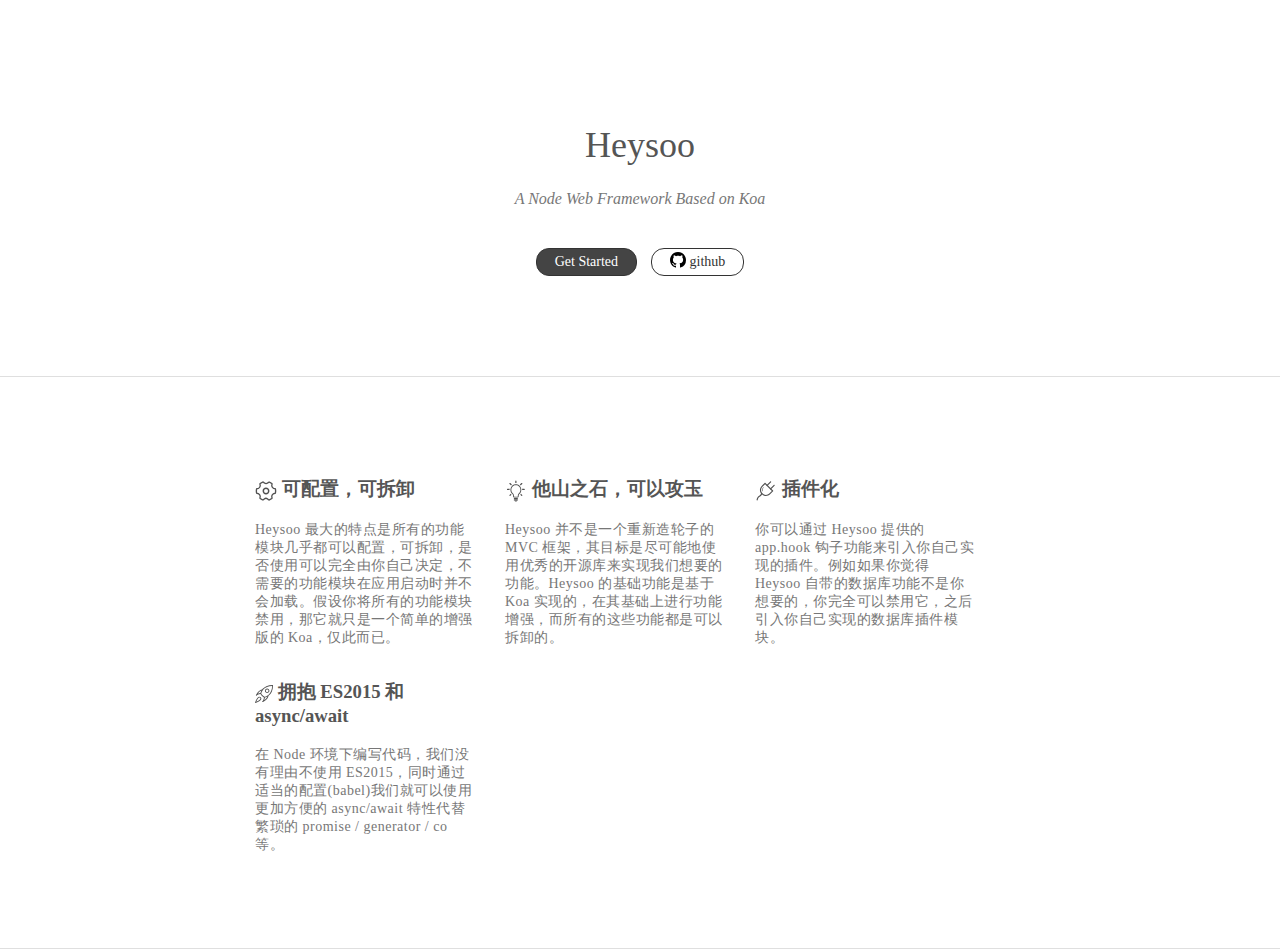
<file: index.html>
<!DOCTYPE html>
<html>
    <head>
      <meta charset="utf-8">
      <meta name="viewport" content="user-scalable=no, initial-scale=1, maximum-scale=1, minimum-scale=1, width=device-width">
      <title>Heysoo</title>
    </head>
    <style>
      html, body {
        font-family: 'Microsoft Yahei';
        color: #555;
      }
      .block {
        padding: 100px 0;
        border-bottom: 1px solid #dfdfdf;
      }
      .brief {
        text-align: center;
      }
      .brief .title {
        font-weight: normal;
        font-size: 36px;
      }
      .brief .description {
        color: #777;
        font-style: italic;
        margin-bottom: 40px;
      }
      .brief .github.button svg {
        width: 16px;
        height: 16px;
        margin: 0;
        padding: 0;
        display: inline-block;
        vertical-align: text-bottom;
        margin-bottom: 1px;
      }
      .features {
        width: 100%;
        max-width: 100%;
        padding: 80px 240px;
        box-sizing: border-box;
      }
      .features::after {
        content: '.';
        clear: both;
        display: block;
        height: 0;
        visibility: hidden;
      }
      .features .feature {
        display: inline-block;
        width: 25%;
        min-width: 250px;
        float: left;
        padding: 0 15px;
        box-sizing: border-box;
      }
      .features .feature .description {
        font-size: 14px;
        color: #777;
        letter-spacing: .5px;
      }
    </style>
    <link rel="stylesheet" href="./style/page.css">
    <body>
      <div class="block brief">
        <h1 class="title">Heysoo</h1>
        <p class="description">A Node Web Framework Based on Koa</p>
        <a class="button dark get-started" href="./doc.html">Get Started</a>
        <a class="button github" href="https://github.com/Hishengs/heysoo" target="_blank">
          <svg aria-hidden="true" class="octicon octicon-mark-github" height="32" version="1.1" viewBox="0 0 16 16" width="32"><path fill-rule="evenodd" d="M8 0C3.58 0 0 3.58 0 8c0 3.54 2.29 6.53 5.47 7.59.4.07.55-.17.55-.38 0-.19-.01-.82-.01-1.49-2.01.37-2.53-.49-2.69-.94-.09-.23-.48-.94-.82-1.13-.28-.15-.68-.52-.01-.53.63-.01 1.08.58 1.23.82.72 1.21 1.87.87 2.33.66.07-.52.28-.87.51-1.07-1.78-.2-3.64-.89-3.64-3.95 0-.87.31-1.59.82-2.15-.08-.2-.36-1.02.08-2.12 0 0 .67-.21 2.2.82.64-.18 1.32-.27 2-.27.68 0 1.36.09 2 .27 1.53-1.04 2.2-.82 2.2-.82.44 1.1.16 1.92.08 2.12.51.56.82 1.27.82 2.15 0 3.07-1.87 3.75-3.65 3.95.29.25.54.73.54 1.48 0 1.07-.01 1.93-.01 2.2 0 .21.15.46.55.38A8.013 8.013 0 0 0 16 8c0-4.42-3.58-8-8-8z"></path></svg>
          github
        </a>
      </div>
      <div class="block features">
        <div class="feature">
          <h3 class="title"><svg t="1517075302816" class="icon" style="width: 1em; height: 1em; vertical-align: middle; fill: currentcolor; overflow: hidden; font-size: 22px;" viewBox="0 0 1024 1024" version="1.1" xmlns="http://www.w3.org/2000/svg" p-id="3885" data-spm-anchor-id="a313x.7781069.0.i6"><path d="M655.872 960a61.952 61.952 0 0 1-45.376-19.136c-14.912-16.192-62.272-58.24-100.992-58.24-38.464 0-86.528 42.304-100.352 57.216a62.144 62.144 0 0 1-68.224 14.144l-1.28-0.576-117.76-65.088-1.088-0.832a55.552 55.552 0 0 1-18.944-67.52c0.064-0.192 10.816-24.768 10.816-47.168 0-67.968-56-123.392-124.8-123.392h-4.16l-0.768 0.064c-19.712 0-35.776-17.344-40.896-44.096C41.6 603.264 32 552.448 32 512.384c0-40 9.6-90.88 10.048-92.992 5.184-27.136 21.568-44.48 41.664-44.096h4.16c68.8 0 124.8-55.296 124.8-123.328 0-22.4-10.752-46.976-10.88-47.232a55.424 55.424 0 0 1 19.136-67.456l1.216-0.832 124.224-67.456 1.344-0.576a63.36 63.36 0 0 1 67.968 13.952c14.656 15.232 61.184 54.784 98.816 54.784 37.312 0 83.52-38.784 98.112-53.76a63.616 63.616 0 0 1 68.032-13.376l1.28 0.576 120 65.92 1.216 0.832a55.424 55.424 0 0 1 19.072 67.456c-0.128 0.192-10.88 24.768-10.88 47.168 0 67.968 56 123.328 124.8 123.328h4.16c19.968-0.384 36.416 17.024 41.6 44.096 0.512 2.112 10.112 52.992 10.112 92.992 0 40.064-9.6 90.88-10.048 92.992-5.184 27.136-21.632 44.48-41.6 44.032h-4.16c-68.8 0-124.8 55.36-124.8 123.392 0 22.464 10.752 46.976 10.88 47.232a55.36 55.36 0 0 1-19.072 67.392l-1.28 0.896-122.048 66.688-1.344 0.512a56.32 56.32 0 0 1-22.656 4.48z m-6.016-64.832a8.192 8.192 0 0 0 3.648 0.96h0.192l112.128-61.056c-2.688-6.208-15.04-36.16-15.04-67.584 0-93.76 75.008-170.56 169.024-175.296 1.344-7.36 8.704-48.832 8.704-79.808s-7.296-72.384-8.704-79.744c-94.016-4.864-169.024-81.664-169.024-175.36 0-31.424 12.416-61.44 15.104-67.648l-110.4-60.352h-0.448a8.448 8.448 0 0 0-4.16 1.088 309.12 309.12 0 0 1-40.832 33.728c-33.984 23.552-66.176 35.456-95.552 35.456-29.76 0-62.144-12.16-96.384-36.16a312.064 312.064 0 0 1-41.024-34.432 9.088 9.088 0 0 0-4.224-1.024H372.48l-114.304 61.76c2.752 6.272 15.104 36.288 15.104 67.584 0 93.696-75.008 170.496-169.024 175.36-1.408 7.36-8.704 48.704-8.704 79.744s7.36 72.384 8.704 79.744c94.016 4.8 169.024 81.6 169.024 175.36 0 31.424-12.48 61.632-15.104 67.712l108.16 59.52h0.256a8 8 0 0 0 3.584-0.896c2.048-2.112 18.176-19.008 41.408-35.776 34.688-25.088 67.648-37.76 97.92-37.76 30.656 0 63.872 12.928 98.752 38.464 23.36 17.152 39.616 34.24 41.6 36.416z m-137.984-223.104c-88.32 0-160.192-71.68-160.192-159.808s71.872-159.744 160.192-159.744c88.384 0 160.256 71.616 160.256 159.744s-71.872 159.808-160.256 159.808z m0-255.744a96 96 0 0 0 0 191.808 95.936 95.936 0 0 0 0-191.808z" p-id="3886" fill="#515151" data-spm-anchor-id="a313x.7781069.0.i5" class="selected"></path></svg> 可配置，可拆卸</h3>
          <p class="description">
            Heysoo 最大的特点是所有的功能模块几乎都可以配置，可拆卸，是否使用可以完全由你自己决定，不需要的功能模块在应用启动时并不会加载。假设你将所有的功能模块禁用，那它就只是一个简单的增强版的 Koa，仅此而已。
          </p>
        </div>
        <div class="feature">
          <h3 class="title"><svg t="1517075594440" class="icon" style="width: 1em; height: 1em;vertical-align: middle;fill: currentColor;overflow: hidden; font-size: 22px;" viewBox="0 0 1024 1024" version="1.1" xmlns="http://www.w3.org/2000/svg" p-id="6682"><path d="M281.674 253.424c11.553-14.585 24.288-28.14 38.208-40.267l-68.978-69.013c-10.828-10.867-28.404-10.867-39.275 0-10.831 10.831-10.831 28.404 0 39.235l70.046 70.043zM506.013 142.469c0.268 0 0.494 0 0.802 0 9.109 0 18.109 0.571 26.955 1.487l0-93.986c0-15.327-12.432-27.757-27.76-27.757s-27.721 12.429-27.721 27.757l0 93.968c8.846-0.895 17.842-1.469 26.956-1.469 0.27 0 0.534 0 0.762 0zM730.414 253.388l69.971-70.007c10.866-10.831 10.866-28.404 0-39.235-10.794-10.867-28.405-10.867-39.277 0l-69.018 69.013c13.958 12.123 26.695 25.664 38.324 40.227zM213.494 450.225c0-13.403 1.07-26.519 2.633-39.483l-98.682 0c-15.289 0-27.722 12.432-27.722 27.757 0 15.328 12.434 27.757 27.722 27.757l96.393 0c-0.229-5.28-0.345-10.581-0.345-16.033zM894.563 410.745l-98.643 0c1.6 12.964 2.633 26.082 2.633 39.483 0 5.45-0.115 10.753-0.305 16.033l96.315 0c15.332 0 27.722-12.429 27.722-27.757s-12.39-27.757-27.722-27.757zM745.017 638.262c-11.286 16.547-23.218 30.843-34.695 43.77l50.787 50.829c10.868 10.831 28.483 10.831 39.277 0 10.866-10.867 10.866-28.404 0-39.275l-55.37-55.324zM211.627 693.585c-10.831 10.867-10.831 28.404 0 39.275 10.868 10.831 28.448 10.831 39.275 0l50.83-50.863c-11.475-12.889-23.412-27.222-34.699-43.731l-55.403 55.324zM760.039 450.225c0.037-57.556-19.138-110.785-51.438-153.414-28.33-37.442-66.806-66.802-111.379-84.036l0.229-1.222-19.026-5.586c-14.798-4.29-30.051-7.265-45.605-8.867l-2.211-0.246-0.075 0-0.079-0.019c-7.623-0.724-15.557-1.279-23.83-1.279l-1.218 0c-8.276 0-16.207 0.557-23.833 1.279l-0.115 0.019-2.286 0.246c-15.535 1.6-30.791 4.575-45.549 8.867l-18.416 5.374 0.19 1.222c-44.802 17.214-83.505 46.651-111.99 84.244-32.258 42.628-51.438 95.854-51.438 153.414 0 41.274 7.132 75.207 18.227 103.29 16.661 42.114 42.094 70.559 62.533 92.138 10.22 10.754 19.22 19.941 25.317 27.795 6.254 7.892 9.265 13.995 10.141 18.837 4.459 23.565 4.917 53.306 4.917 60.854l0 2.174c0 34.085 27.609 61.617 61.659 61.655l142.51 0c34.092-0.037 61.659-27.609 61.659-61.655l0-2.097c-0.037-7.474 0.458-37.291 4.919-60.893 0.608-3.278 2.058-7.017 4.917-11.591 4.88-7.97 14.11-17.883 25.548-29.819 17.083-17.959 38.815-40.604 56.091-72.805 17.312-32.161 29.703-73.706 29.626-127.882zM701.813 537.676c-13.614 34.336-34.053 57.575-53.763 78.391-9.841 10.411-19.487 20.095-27.911 30.812-8.311 10.562-15.745 22.65-18.606 37.481-5.377 28.94-5.607 59.978-5.638 68.862 0 1.181 0 1.828 0 2.096-0.037 10.295-8.314 18.606-18.608 18.606l-142.51 0c-5.223 0-9.761-2.059-13.194-5.45-3.391-3.434-5.412-7.934-5.412-13.154 0-0.268 0-0.953 0-2.172-0.037-8.957-0.306-39.921-5.682-68.783-1.828-9.797-5.834-18.571-10.674-26.348-8.579-13.612-19.559-24.819-30.889-36.832-17.116-17.842-35.232-37.119-49.341-63.41-14.07-26.309-24.517-59.745-24.557-107.54 0.037-47.947 15.862-91.95 42.706-127.427 26.845-35.442 64.595-62.209 108.175-75.246l5.377-1.638c10.524-2.708 21.315-4.861 32.429-6.026l0.075 0 2.06-0.229c6.519-0.627 12.847-1.03 19.103-1.066l1.105 0.115 1.106-0.076c6.212 0 12.579 0.42 19.063 1.03l-0.079 0 2.137 0.229 0.037 0c11.093 1.163 21.887 3.277 32.372 6.026l5.451 1.638c43.582 13.037 81.329 39.807 108.175 75.246 26.801 35.478 42.666 79.482 42.666 127.427 0.003 36.409-6.094 64.511-15.169 87.446zM532.782 197.107l0.079 0zM479.17 197.107l0 0c0 0 0.037 0 0.075 0l-0.075 0zM576.706 833.825l-141.369 0c-14.604 0-26.499 11.822-26.499 26.539 0 14.564 11.899 26.465 26.499 26.465l141.369 0c14.604 0 26.499-11.899 26.499-26.465 0-14.721-11.899-26.539-26.499-26.539zM576.706 900.704l-141.369 0c-14.604 0-26.499 11.857-26.499 26.464 0 14.678 11.899 26.539 26.499 26.539l141.369 0c14.604 0 26.499-11.857 26.499-26.539 0-14.605-11.899-26.464-26.499-26.464zM518.406 968.116l-72.805 0c0 0.801-0.154 1.561-0.154 2.404 0 14.643 22.498 26.499 43.297 26.499l34.546 0c20.818 0 43.277-11.857 43.277-26.499 0-0.837-0.115-1.6-0.115-2.404l-48.044 0z" p-id="6683" fill="#515151" data-spm-anchor-id="a313x.7781069.0.i12"></path></svg> 他山之石，可以攻玉</h3>
          <p class="description">
            Heysoo 并不是一个重新造轮子的 MVC 框架，其目标是尽可能地使用优秀的开源库来实现我们想要的功能。Heysoo 的基础功能是基于 Koa 实现的，在其基础上进行功能增强，而所有的这些功能都是可以拆卸的。
          </p>
        </div>
        <div class="feature">
          <h3 class="title"><svg t="1517075782927" class="icon" style="width: 1em; height: 1em;vertical-align: middle;fill: currentColor;overflow: hidden;font-size: 22px;" viewBox="0 0 1024 1024" version="1.1" xmlns="http://www.w3.org/2000/svg" p-id="7480"><path d="M506.695692 747.005338c-72.449056 0-140.125411-27.776623-190.56315-78.213339l-8.91095-8.91095c-51.137681-51.150984-78.914304-119.792317-78.200036-193.287191 0.714268-72.991408 29.377074-141.448546 80.685647-192.758142l139.134851-139.148154c10.153244-10.153244 28.133757-10.153244 38.288025 0l354.195951 354.195951c5.076622 5.076622 7.931646 11.964496 7.931646 19.144012 0 7.178493-2.855024 14.066367-7.931646 19.144012L702.191178 666.306388C650.155035 718.343555 580.719616 747.005338 506.695692 747.005338zM467.986065 192.119599 347.995227 312.12374c-41.221844 41.221844-64.23907 96.27367-64.821331 155.00019-0.567935 58.83192 21.563108 113.684202 62.349023 154.471141l8.91095 8.909927c40.204677 40.204677 94.2772 62.350047 152.261822 62.350047 59.559491 0 115.391077-23.030529 157.207461-64.833611l119.991862-119.991862L467.986065 192.119599z" p-id="7481" fill="#515151"></path><path d="M393.051399 357.180935c-3.463891 0-6.941086-1.322112-9.585309-3.966335-5.275143-5.288446-5.275143-13.868869 0.013303-19.144012l9.572006-9.572006c5.288446-5.288446 13.868869-5.288446 19.156292 0 5.275143 5.288446 5.275143 13.868869-0.013303 19.144012l-9.572006 9.572006C399.979182 355.858824 396.515291 357.180935 393.051399 357.180935z" p-id="7482" fill="#515151"></path><path d="M349.885274 528.758686c-6.028297 0-11.528568-4.046153-13.101389-10.153244-13.048177-50.54314-5.447059-105.236809 20.862143-150.027945 3.781116-6.438643 12.069897-8.620331 18.521842-4.825912 6.451946 3.781116 8.607028 12.084223 4.825912 18.521842-22.700001 38.684044-29.257348 85.895299-17.992793 129.562844 1.876744 7.245008-2.485611 14.622022-9.717316 16.486486C352.14678 528.626679 351.009887 528.758686 349.885274 528.758686z" p-id="7483" fill="#515151"></path><path d="M101.402993 950.84998c-1.387603 0-2.816139-0.106424-4.243651-0.343831-14.740726-2.325975-24.828478-16.129352-22.528086-30.883381 0.859577-5.525853 22.25077-136.219451 119.964232-184.158277 68.707848-33.686217 90.720188-112.535029 90.932012-113.328092 3.886517-14.396895 18.720364-22.99062 33.130561-19.129686 14.423501 3.834328 23.017226 18.574031 19.222807 32.998555-1.110287 4.203742-28.107151 103.305831-119.436206 148.08571-72.224951 35.430954-90.152253 142.828986-90.324168 143.913691C125.993041 941.330162 114.491079 950.84998 101.402993 950.84998z" p-id="7484" fill="#515151"></path><path d="M563.717384 276.639574c-6.927783 0-13.854543-2.6432-19.142989-7.931646-10.576893-10.576893-10.576893-27.711132 0-38.287001L709.634708 65.35959c10.562567-10.576893 27.723412-10.576893 38.287001 0 10.576893 10.57587 10.576893 27.711132 0 38.287001L582.861396 268.707928C577.586253 273.996374 570.644143 276.639574 563.717384 276.639574z" p-id="7485" fill="#515151"></path><path d="M726.450698 439.372889c-6.927783 0-13.854543-2.644223-19.142989-7.931646-10.576893-10.576893-10.576893-27.711132 0-38.287001l165.060313-165.060313c10.562567-10.576893 27.723412-10.576893 38.287001 0 10.576893 10.57587 10.576893 27.710109 0 38.287001L745.594711 431.441243C740.319567 436.728666 733.378481 439.372889 726.450698 439.372889z" p-id="7486" fill="#515151"></path></svg> 插件化</h3>
          <p class="description">
            你可以通过 Heysoo 提供的 app.hook 钩子功能来引入你自己实现的插件。例如如果你觉得 Heysoo 自带的数据库功能不是你想要的，你完全可以禁用它，之后引入你自己实现的数据库插件模块。
          </p>
        </div>
        <div class="feature">
          <h3 class="title"><svg t="1517075847936" class="icon" style="width: 1em; height: 1em;vertical-align: middle;fill: currentColor;overflow: hidden;font-size: 18px;" viewBox="0 0 1024 1024" version="1.1" xmlns="http://www.w3.org/2000/svg" p-id="8023"><path d="M691.192163 460.805119c-70.546545 0-127.987201-57.440656-127.987201-127.987201s57.440656-127.987201 127.987201-127.987201 127.987201 57.440656 127.987201 127.987201-57.440656 127.987201-127.987201 127.987201zM691.192163 256.025597c-42.338166 0-76.792321 34.454155-76.792321 76.792321s34.454155 76.792321 76.792321 76.792321 76.792321-34.454155 76.792321-76.792321-34.454155-76.792321-76.792321-76.792321z" p-id="8024" fill="#515151"></path><path d="M25.658716 1023.948805c-6.655334 0-13.208279-2.610939-18.122988-7.474453-7.013699-7.013699-9.368663-17.508649-5.938606-26.826117 78.788921-216.605539 161.622238-326.469753 246.144986-326.469753 27.90121 0 53.959404 11.979602 77.560244 35.529247 37.269873 37.269873 38.60094 74.386161 33.174283 98.959704-17.09909 77.20188-126.144186 152.816718-324.063594 224.79672-2.866913 1.023898-5.836216 1.535846-8.754325 1.535846zM247.793302 714.322168c-25.341466 0-55.188081 22.218578-86.263374 64.249575-30.563344 41.314269-61.280272 100.188381-91.536446 175.444856 68.345165-27.491651 123.277272-55.392861 163.772423-83.191681 54.624938-37.525847 70.80252-66.553345 74.744526-84.266773s-2.406159-34.658934-19.40286-51.655634c-13.822618-13.822618-27.338066-20.529147-41.365463-20.529147z" p-id="8025" fill="#515151"></path><path d="M998.361446 0.051195c-132.850715 0-251.213279 22.525747-351.913609 66.962904-82.986901 36.655534-154.045395 88.055194-211.230077 152.867913-10.648535 12.081992-20.529147 24.317568-29.693031 36.60434-44.129987 2.918108-89.283872 20.477952-134.335366 52.218778-38.140186 26.826117-76.433957 63.993601-113.908609 110.427357-62.969703 78.020998-101.673033 154.966903-103.311269 158.192181-5.580242 11.211679-2.252575 24.829517 7.884012 32.150385 4.505149 3.276472 9.778222 4.863514 15.0001 4.863514 6.552945 0 13.105889-2.508549 18.071793-7.423258 0.255974-0.255974 24.727127-24.317568 66.450955-47.918408 34.40296-19.454055 87.440856-42.338166 151.588041-46.382562 16.228777 41.519048 62.662534 91.178082 84.932307 113.447855s71.928807 68.70353 113.447855 84.932307c-4.044396 64.147185-26.928507 117.185081-46.382562 151.588041-23.652035 41.775022-47.662434 66.194981-47.867213 66.39976-8.856714 8.856714-9.983002 22.884112-2.662134 33.071893 4.965903 6.860114 12.747525 10.648535 20.785121 10.648535 3.890811 0 7.781622-0.870313 11.416458-2.713329 3.225277-1.638236 80.171183-40.341566 158.192181-103.311269 46.433757-37.474653 83.60124-75.768423 110.427357-113.908609 31.740826-45.10269 49.249475-90.205379 52.218778-134.335366 12.235576-9.112689 24.471153-18.993301 36.60434-29.693031 64.812719-57.184682 116.212379-128.243176 152.867913-211.230077 44.437156-100.649135 66.962904-219.062894 66.962904-351.913609l0-25.59744-25.59744 0zM159.123769 502.170583c48.788721-70.80252 123.379662-158.60174 207.441656-186.19578-33.225477 58.208579-50.426957 111.656034-56.621538 145.547045-59.334867 3.634837-110.478552 20.887511-150.820118 40.648735zM521.890693 864.732727c19.761224-40.341566 37.013899-91.434057 40.59754-150.717728 33.839816-6.194581 87.338466-23.39606 145.49585-56.570343-27.645235 83.908409-115.393261 158.49935-186.144586 207.288071zM770.237058 550.39616c-106.485351 93.942606-216.759124 115.188481-232.629537 115.188481-0.10239 0-10.59734-0.20478-38.856914-20.119588-19.710029-13.873813-42.69653-33.635036-64.607939-55.546445s-41.672633-44.89791-55.546445-64.607939c-19.914809-28.259574-20.119588-38.754525-20.119588-38.856914 0-15.870413 21.245875-126.144186 115.188481-232.629537 112.423958-127.372863 284.489951-197.049095 498.842916-202.219778-5.170683 214.352965-74.79572 386.418958-202.219778 498.842916z" p-id="8026" fill="#515151"></path></svg> 拥抱 ES2015 和 async/await</h3>
          <p class="description">
            在 Node 环境下编写代码，我们没有理由不使用 ES2015，同时通过适当的配置(babel)我们就可以使用更加方便的 async/await 特性代替繁琐的 promise / generator / co 等。
          </p>
        </div>
      </div>
    </body>
</html>
</file>
<file: style/page.css>
html, body {
  font-family: 'Microsoft Yahei';
  margin: 0;
  padding: 0;
}

@keyframes avatar-rotate {
  from {
    transform: rotate(0deg);
  }
  to {
    transform: rotate(360deg);
  }
}
.avatar {
  display: inline-block;
  width: 80px;
  height: 80px;
  border-radius: 40px;
  margin-top: 300px;
  margin-bottom: 40px;
  box-shadow: 1px 2px 5px rgba(0,0,0,.2);
  animation: avatar-rotate 20s linear infinite;
}

.button {
  font-size: 14px;
  text-decoration: none;
  border: 1px solid #333;
  border-radius: 13px;
  display: inline-block;
  height: 26px;
  line-height: 26px;
  padding: 0 18px;
  margin: 0 5px;
  cursor: pointer;
}
.button:link,
.button:active,
.button:hover,
.button:visited {
  color: #333;
}
.button:hover {
  padding: 0 24px;
}
.button.dark {
  background-color: #444444;
  color: #ffffff;
}
</file>
